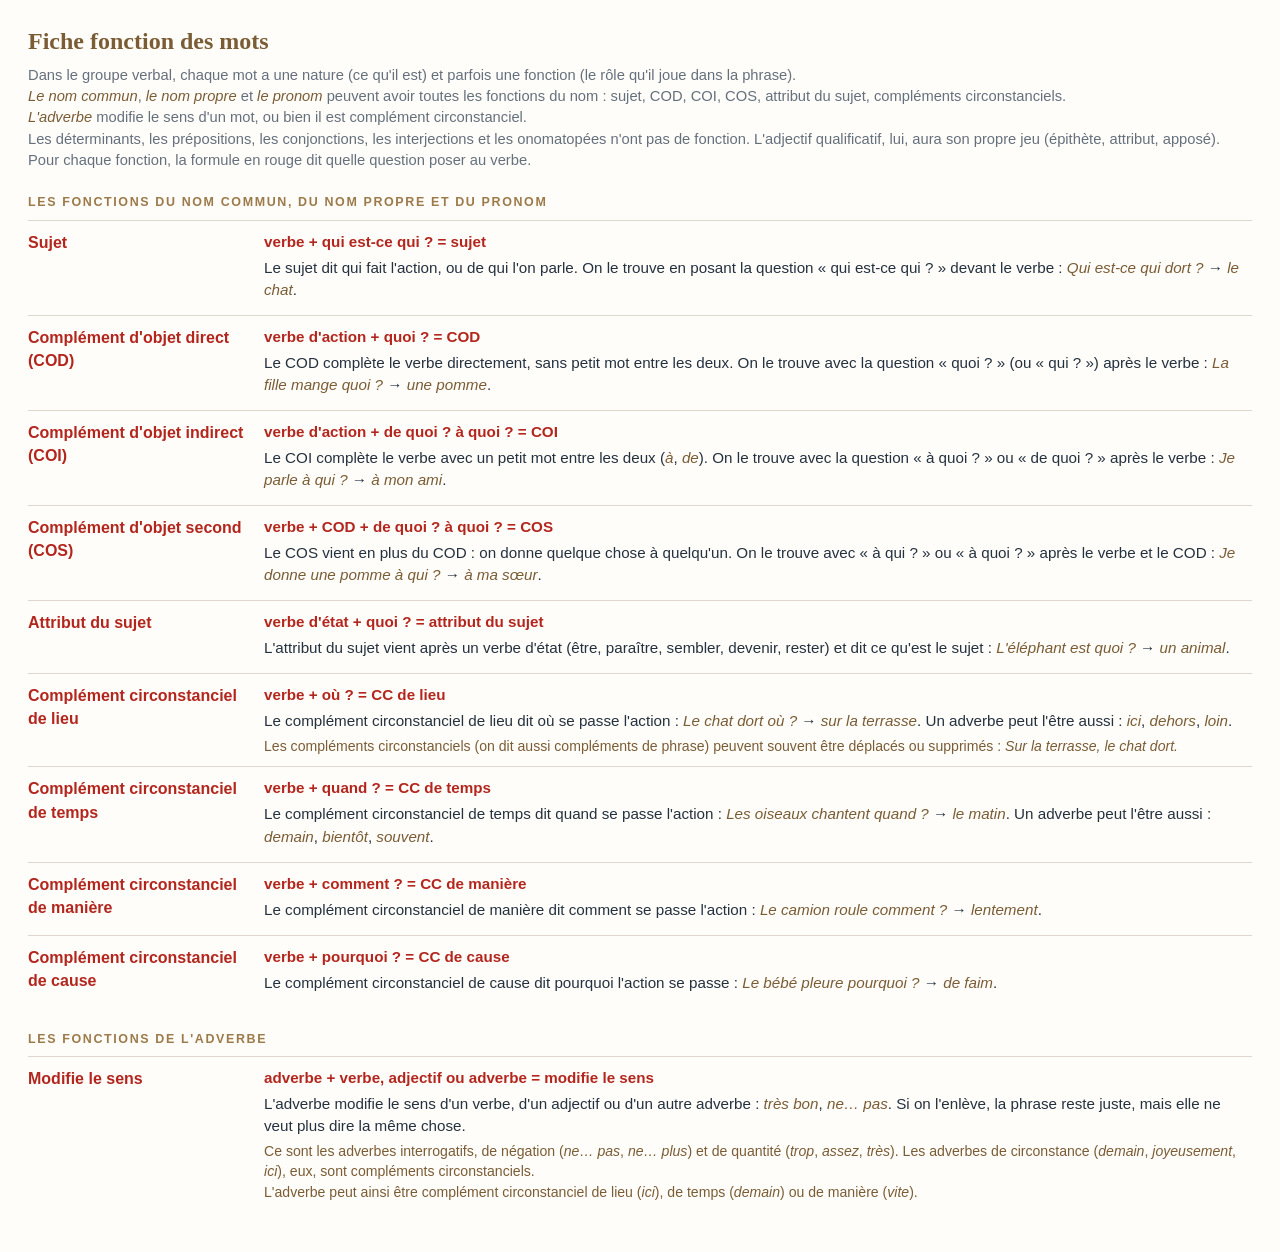
<file: fiche-fonction.html>
<!doctype html>
<html lang="fr">
<head>
<meta charset="UTF-8" />
<meta name="viewport" content="width=device-width, initial-scale=1.0" />
<title>MNEMOGRAM — Fiche fonction des mots</title>
<!--
  UNE FICHE DE MNEMOGRAM (les natures des mots, ou les natures et les fonctions des mots)
  Fichier fabriqué par l'atelier de textes MNEMOGRAM (outils\atelier-textes-mnemogram.html).
  Pour la modifier, utilisez l'atelier plutôt que le Bloc-notes : il refait ce fichier à chaque changement.
  Le jeu lit, pour chaque nature ou fonction (data-code), la ligne « explication » : c'est ce qui s'affiche
  sous les boutons et ce que dit la voix ; pour une fonction, la première ligne est la formule.
-->
<style>
  body { margin:0; padding:24px 28px 40px; font-family:Arial,sans-serif; color:#24313f; background:#fffdf9; line-height:1.45; }
  h1 { font-family:Georgia,serif; color:#7a5c35; font-size:1.5rem; margin:0 0 6px; }
  .intro { color:#65707d; font-size:.92rem; margin:0 0 18px; white-space:pre-line; }
  h2 { font-size:.78rem; letter-spacing:.13em; text-transform:uppercase; color:#9c7a4a; margin:22px 0 8px; }
  .nature { display:grid; grid-template-columns:220px 1fr; gap:4px 16px; padding:10px 0; border-top:1px solid #ded8cc; }
  .nature .nom { grid-row:span 3; margin:0; font-size:1rem; color:#21693a; }
  .nature .exemples { margin:0; font-style:italic; color:#65707d; font-size:.88rem; }
  .nature .explication { margin:0; font-size:.95rem; }
  .nature .explication em, .nature .remarque em, .intro em { color:#7a5c35; }
  /* v15 : fiche des fonctions : le rouge est la couleur des fonctions ; la ligne du haut est la formule */
  .nature[data-code^="F."] .nom { color:#b3261e; }
  .nature .exemples.formule { font-style:normal; font-weight:700; color:#b3261e; font-size:.95rem; }
  .nature .remarque { margin:0; font-size:.88rem; color:#7a5c35; white-space:pre-line; }
  @media (max-width:600px) { body { padding:16px; } .nature { grid-template-columns:1fr; } .nature .nom { grid-row:auto; } }
</style>
</head>
<body>
  <h1>Fiche fonction des mots</h1>
  <p class="intro">Dans le groupe verbal, chaque mot a une nature (ce qu'il est) et parfois une fonction (le rôle qu'il joue dans la phrase).
<em>Le nom commun</em>, <em>le nom propre</em> et <em>le pronom</em> peuvent avoir toutes les fonctions du nom&nbsp;: sujet, COD, COI, COS, attribut du sujet, compléments circonstanciels.
<em>L'adverbe</em> modifie le sens d'un mot, ou bien il est complément circonstanciel.
Les déterminants, les prépositions, les conjonctions, les interjections et les onomatopées n'ont pas de fonction. L'adjectif qualificatif, lui, aura son propre jeu (épithète, attribut, apposé).
Pour chaque fonction, la formule en rouge dit quelle question poser au verbe.</p>


  <h2>Les fonctions du nom commun, du nom propre et du pronom</h2>
    <section class="nature" data-code="F.suj">
      <h3 class="nom">Sujet</h3>
      <p class="exemples formule">verbe + qui est-ce qui&nbsp;? = sujet</p>
      <p class="explication">Le sujet dit qui fait l'action, ou de qui l'on parle. On le trouve en posant la question «&nbsp;qui est-ce qui&nbsp;?&nbsp;» devant le verbe&nbsp;: <em>Qui est-ce qui dort&nbsp;?</em> → <em>le chat</em>.</p>
    </section>
    <section class="nature" data-code="F.cod">
      <h3 class="nom">Complément d'objet direct (COD)</h3>
      <p class="exemples formule">verbe d'action + quoi&nbsp;? = COD</p>
      <p class="explication">Le COD complète le verbe directement, sans petit mot entre les deux. On le trouve avec la question «&nbsp;quoi&nbsp;?&nbsp;» (ou «&nbsp;qui&nbsp;?&nbsp;») après le verbe&nbsp;: <em>La fille mange quoi&nbsp;?</em> → <em>une pomme</em>.</p>
    </section>
    <section class="nature" data-code="F.coi">
      <h3 class="nom">Complément d'objet indirect (COI)</h3>
      <p class="exemples formule">verbe d'action + de quoi&nbsp;? à quoi&nbsp;? = COI</p>
      <p class="explication">Le COI complète le verbe avec un petit mot entre les deux (<em>à</em>, <em>de</em>). On le trouve avec la question «&nbsp;à quoi&nbsp;?&nbsp;» ou «&nbsp;de quoi&nbsp;?&nbsp;» après le verbe&nbsp;: <em>Je parle à qui&nbsp;?</em> → <em>à mon ami</em>.</p>
    </section>
    <section class="nature" data-code="F.cos">
      <h3 class="nom">Complément d'objet second (COS)</h3>
      <p class="exemples formule">verbe + COD + de quoi&nbsp;? à quoi&nbsp;? = COS</p>
      <p class="explication">Le COS vient en plus du COD&nbsp;: on donne quelque chose à quelqu'un. On le trouve avec «&nbsp;à qui&nbsp;?&nbsp;» ou «&nbsp;à quoi&nbsp;?&nbsp;» après le verbe et le COD&nbsp;: <em>Je donne une pomme à qui&nbsp;?</em> → <em>à ma sœur</em>.</p>
    </section>
    <section class="nature" data-code="F.att">
      <h3 class="nom">Attribut du sujet</h3>
      <p class="exemples formule">verbe d'état + quoi&nbsp;? = attribut du sujet</p>
      <p class="explication">L'attribut du sujet vient après un verbe d'état (être, paraître, sembler, devenir, rester) et dit ce qu'est le sujet&nbsp;: <em>L'éléphant est quoi&nbsp;?</em> → <em>un animal</em>.</p>
    </section>
    <section class="nature" data-code="F.ccl">
      <h3 class="nom">Complément circonstanciel de lieu</h3>
      <p class="exemples formule">verbe + où&nbsp;? = CC de lieu</p>
      <p class="explication">Le complément circonstanciel de lieu dit où se passe l'action&nbsp;: <em>Le chat dort où&nbsp;?</em> → <em>sur la terrasse</em>. Un adverbe peut l'être aussi&nbsp;: <em>ici</em>, <em>dehors</em>, <em>loin</em>.</p>
      <p class="remarque">Les compléments circonstanciels (on dit aussi compléments de phrase) peuvent souvent être déplacés ou supprimés&nbsp;: <em>Sur la terrasse, le chat dort.</em></p>
    </section>
    <section class="nature" data-code="F.cct">
      <h3 class="nom">Complément circonstanciel de temps</h3>
      <p class="exemples formule">verbe + quand&nbsp;? = CC de temps</p>
      <p class="explication">Le complément circonstanciel de temps dit quand se passe l'action&nbsp;: <em>Les oiseaux chantent quand&nbsp;?</em> → <em>le matin</em>. Un adverbe peut l'être aussi&nbsp;: <em>demain</em>, <em>bientôt</em>, <em>souvent</em>.</p>
    </section>
    <section class="nature" data-code="F.ccm">
      <h3 class="nom">Complément circonstanciel de manière</h3>
      <p class="exemples formule">verbe + comment&nbsp;? = CC de manière</p>
      <p class="explication">Le complément circonstanciel de manière dit comment se passe l'action&nbsp;: <em>Le camion roule comment&nbsp;?</em> → <em>lentement</em>.</p>
    </section>
    <section class="nature" data-code="F.ccc">
      <h3 class="nom">Complément circonstanciel de cause</h3>
      <p class="exemples formule">verbe + pourquoi&nbsp;? = CC de cause</p>
      <p class="explication">Le complément circonstanciel de cause dit pourquoi l'action se passe&nbsp;: <em>Le bébé pleure pourquoi&nbsp;?</em> → <em>de faim</em>.</p>
    </section>

  <h2>Les fonctions de l'adverbe</h2>
    <section class="nature" data-code="F.mod">
      <h3 class="nom">Modifie le sens</h3>
      <p class="exemples formule">adverbe + verbe, adjectif ou adverbe = modifie le sens</p>
      <p class="explication">L'adverbe modifie le sens d'un verbe, d'un adjectif ou d'un autre adverbe&nbsp;: <em>très bon</em>, <em>ne… pas</em>. Si on l'enlève, la phrase reste juste, mais elle ne veut plus dire la même chose.</p>
      <p class="remarque">Ce sont les adverbes interrogatifs, de négation (<em>ne… pas</em>, <em>ne… plus</em>) et de quantité (<em>trop</em>, <em>assez</em>, <em>très</em>). Les adverbes de circonstance (<em>demain</em>, <em>joyeusement</em>, <em>ici</em>), eux, sont compléments circonstanciels.
L'adverbe peut ainsi être complément circonstanciel de lieu (<em>ici</em>), de temps (<em>demain</em>) ou de manière (<em>vite</em>).</p>
    </section>

<script type="application/json" id="fiche-data">{"titre":"Fiche fonction des mots","intro":"Dans le groupe verbal, chaque mot a une nature (ce qu'il est) et parfois une fonction (le rôle qu'il joue dans la phrase).\n*Le nom commun*, *le nom propre* et *le pronom* peuvent avoir toutes les fonctions du nom : sujet, COD, COI, COS, attribut du sujet, compléments circonstanciels.\n*L'adverbe* modifie le sens d'un mot, ou bien il est complément circonstanciel.\nLes déterminants, les prépositions, les conjonctions, les interjections et les onomatopées n'ont pas de fonction. L'adjectif qualificatif, lui, aura son propre jeu (épithète, attribut, apposé).\nPour chaque fonction, la formule en rouge dit quelle question poser au verbe.","groupes":{"fnom":"Les fonctions du nom commun, du nom propre et du pronom","fadv":"Les fonctions de l'adverbe"},"natures":[{"code":"F.suj","groupe":"fnom","nom":"Sujet","exemples":"verbe + qui est-ce qui ? = sujet","explication":"Le sujet dit qui fait l'action, ou de qui l'on parle. On le trouve en posant la question « qui est-ce qui ? » devant le verbe : *Qui est-ce qui dort ?* → *le chat*.","remarque":""},{"code":"F.cod","groupe":"fnom","nom":"Complément d'objet direct (COD)","exemples":"verbe d'action + quoi ? = COD","explication":"Le COD complète le verbe directement, sans petit mot entre les deux. On le trouve avec la question « quoi ? » (ou « qui ? ») après le verbe : *La fille mange quoi ?* → *une pomme*.","remarque":""},{"code":"F.coi","groupe":"fnom","nom":"Complément d'objet indirect (COI)","exemples":"verbe d'action + de quoi ? à quoi ? = COI","explication":"Le COI complète le verbe avec un petit mot entre les deux (*à*, *de*). On le trouve avec la question « à quoi ? » ou « de quoi ? » après le verbe : *Je parle à qui ?* → *à mon ami*.","remarque":""},{"code":"F.cos","groupe":"fnom","nom":"Complément d'objet second (COS)","exemples":"verbe + COD + de quoi ? à quoi ? = COS","explication":"Le COS vient en plus du COD : on donne quelque chose à quelqu'un. On le trouve avec « à qui ? » ou « à quoi ? » après le verbe et le COD : *Je donne une pomme à qui ?* → *à ma sœur*.","remarque":""},{"code":"F.att","groupe":"fnom","nom":"Attribut du sujet","exemples":"verbe d'état + quoi ? = attribut du sujet","explication":"L'attribut du sujet vient après un verbe d'état (être, paraître, sembler, devenir, rester) et dit ce qu'est le sujet : *L'éléphant est quoi ?* → *un animal*.","remarque":""},{"code":"F.ccl","groupe":"fnom","nom":"Complément circonstanciel de lieu","exemples":"verbe + où ? = CC de lieu","explication":"Le complément circonstanciel de lieu dit où se passe l'action : *Le chat dort où ?* → *sur la terrasse*. Un adverbe peut l'être aussi : *ici*, *dehors*, *loin*.","remarque":"Les compléments circonstanciels (on dit aussi compléments de phrase) peuvent souvent être déplacés ou supprimés : *Sur la terrasse, le chat dort.*"},{"code":"F.cct","groupe":"fnom","nom":"Complément circonstanciel de temps","exemples":"verbe + quand ? = CC de temps","explication":"Le complément circonstanciel de temps dit quand se passe l'action : *Les oiseaux chantent quand ?* → *le matin*. Un adverbe peut l'être aussi : *demain*, *bientôt*, *souvent*.","remarque":""},{"code":"F.ccm","groupe":"fnom","nom":"Complément circonstanciel de manière","exemples":"verbe + comment ? = CC de manière","explication":"Le complément circonstanciel de manière dit comment se passe l'action : *Le camion roule comment ?* → *lentement*.","remarque":""},{"code":"F.ccc","groupe":"fnom","nom":"Complément circonstanciel de cause","exemples":"verbe + pourquoi ? = CC de cause","explication":"Le complément circonstanciel de cause dit pourquoi l'action se passe : *Le bébé pleure pourquoi ?* → *de faim*.","remarque":""},{"code":"F.mod","groupe":"fadv","nom":"Modifie le sens","exemples":"adverbe + verbe, adjectif ou adverbe = modifie le sens","explication":"L'adverbe modifie le sens d'un verbe, d'un adjectif ou d'un autre adverbe : *très bon*, *ne… pas*. Si on l'enlève, la phrase reste juste, mais elle ne veut plus dire la même chose.","remarque":"Ce sont les adverbes interrogatifs, de négation (*ne… pas*, *ne… plus*) et de quantité (*trop*, *assez*, *très*). Les adverbes de circonstance (*demain*, *joyeusement*, *ici*), eux, sont compléments circonstanciels.\nL'adverbe peut ainsi être complément circonstanciel de lieu (*ici*), de temps (*demain*) ou de manière (*vite*)."}]}</script>
</body>
</html>
</file>
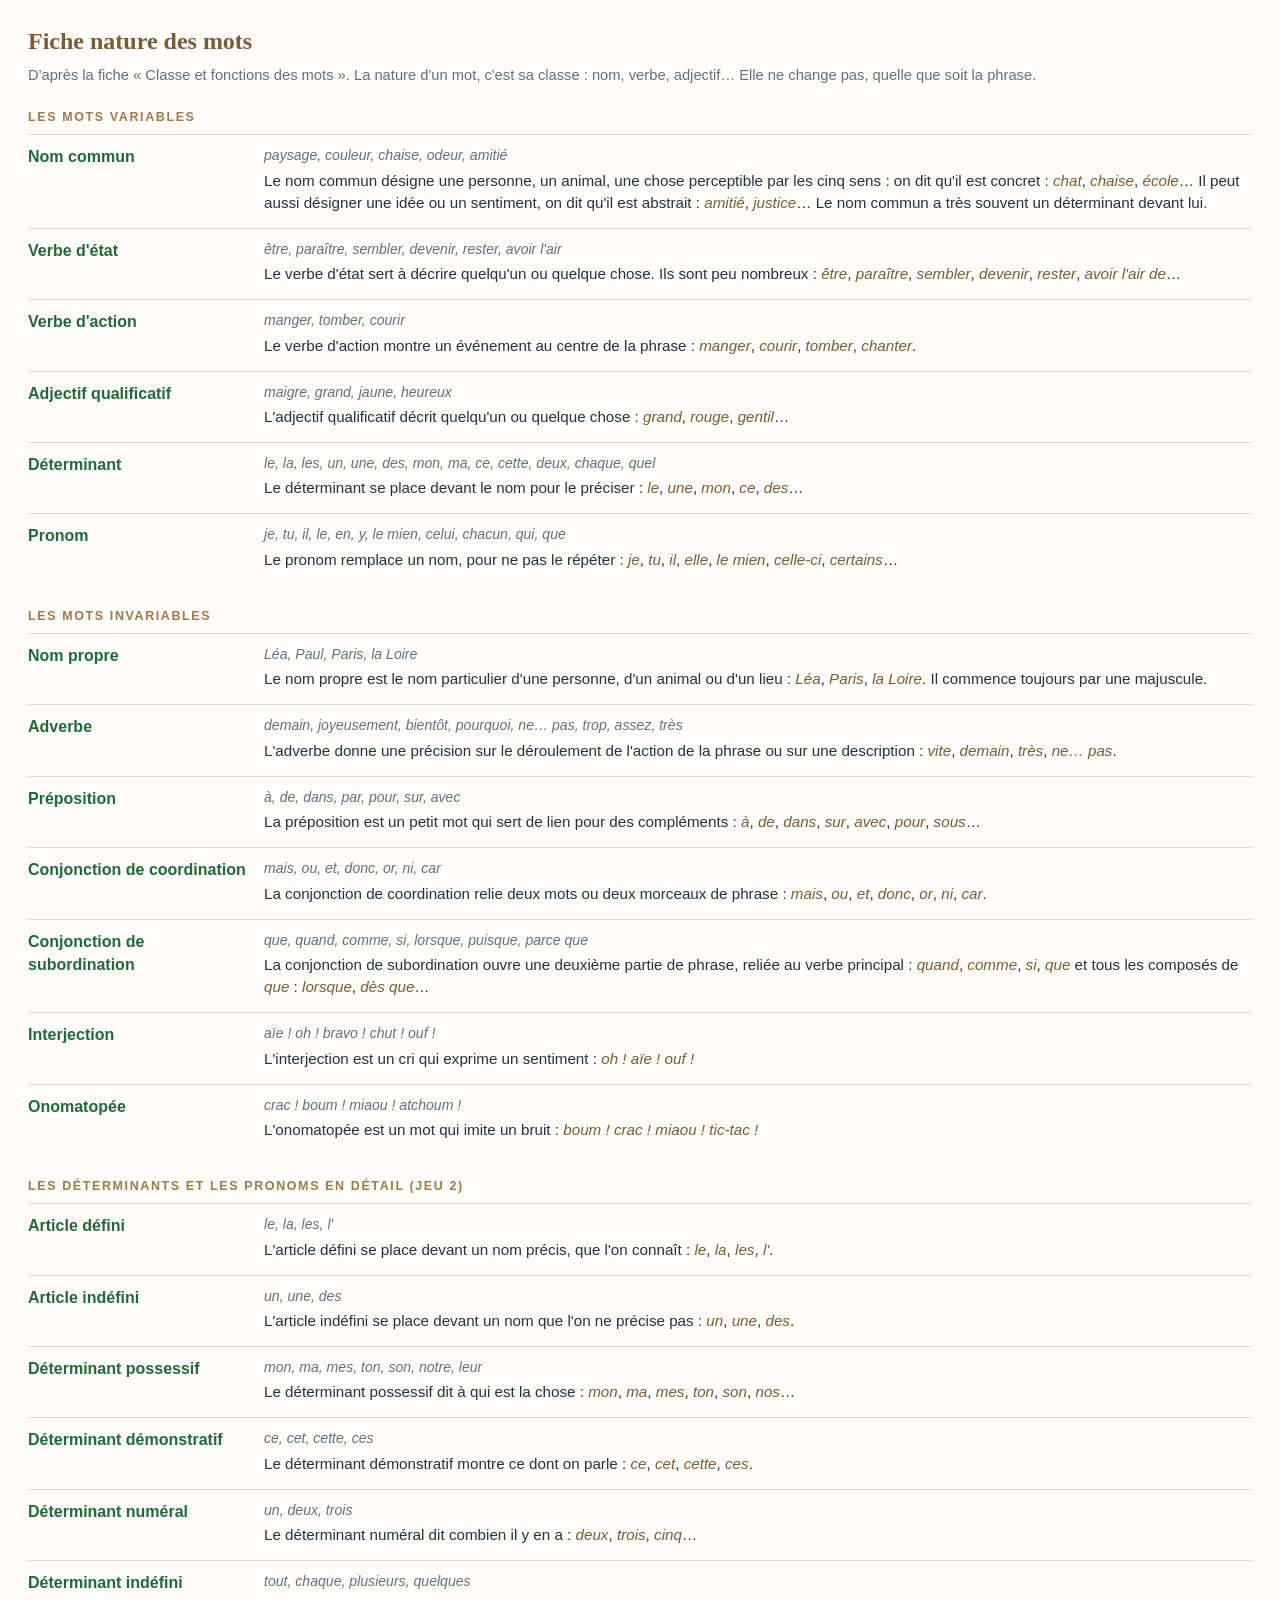
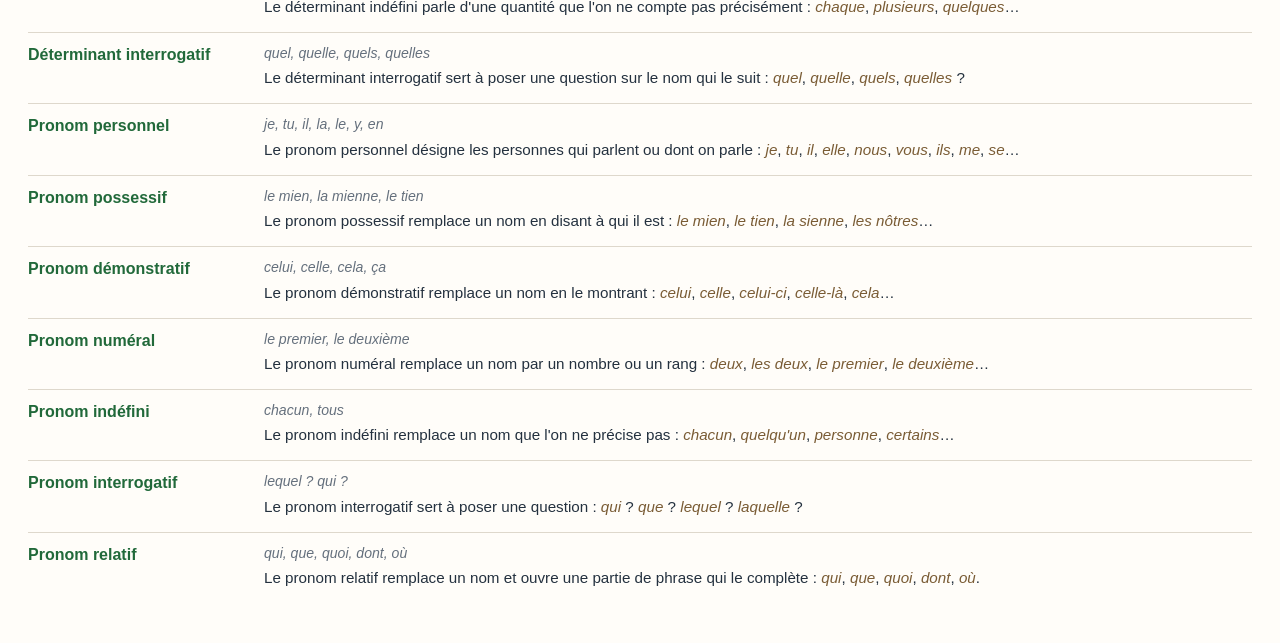
<file: fiche-nature.html>
<!doctype html>
<html lang="fr">
<head>
<meta charset="UTF-8" />
<meta name="viewport" content="width=device-width, initial-scale=1.0" />
<title>MNEMOGRAM — Fiche nature des mots</title>
<!--
  UNE FICHE DE MNEMOGRAM (les natures des mots, ou les natures et les fonctions des mots)
  Fichier fabriqué par l'atelier de textes MNEMOGRAM (outils\atelier-textes-mnemogram.html).
  Pour la modifier, utilisez l'atelier plutôt que le Bloc-notes : il refait ce fichier à chaque changement.
  Le jeu lit, pour chaque nature ou fonction (data-code), la ligne « explication » : c'est ce qui s'affiche
  sous les boutons et ce que dit la voix ; pour une fonction, la première ligne est la formule.
-->
<style>
  body { margin:0; padding:24px 28px 40px; font-family:Arial,sans-serif; color:#24313f; background:#fffdf9; line-height:1.45; }
  h1 { font-family:Georgia,serif; color:#7a5c35; font-size:1.5rem; margin:0 0 6px; }
  .intro { color:#65707d; font-size:.92rem; margin:0 0 18px; white-space:pre-line; }
  h2 { font-size:.78rem; letter-spacing:.13em; text-transform:uppercase; color:#9c7a4a; margin:22px 0 8px; }
  .nature { display:grid; grid-template-columns:220px 1fr; gap:4px 16px; padding:10px 0; border-top:1px solid #ded8cc; }
  .nature .nom { grid-row:span 3; margin:0; font-size:1rem; color:#21693a; }
  .nature .exemples { margin:0; font-style:italic; color:#65707d; font-size:.88rem; }
  .nature .explication { margin:0; font-size:.95rem; }
  .nature .explication em, .nature .remarque em, .intro em { color:#7a5c35; }
  /* v15 : fiche des fonctions : le rouge est la couleur des fonctions ; la ligne du haut est la formule */
  .nature[data-code^="F."] .nom { color:#b3261e; }
  .nature .exemples.formule { font-style:normal; font-weight:700; color:#b3261e; font-size:.95rem; }
  .nature .remarque { margin:0; font-size:.88rem; color:#7a5c35; white-space:pre-line; }
  @media (max-width:600px) { body { padding:16px; } .nature { grid-template-columns:1fr; } .nature .nom { grid-row:auto; } }
</style>
</head>
<body>
  <h1>Fiche nature des mots</h1>
  <p class="intro">D'après la fiche «&nbsp;Classe et fonctions des mots&nbsp;». La nature d'un mot, c'est sa classe&nbsp;: nom, verbe, adjectif… Elle ne change pas, quelle que soit la phrase.</p>


  <h2>Les mots variables</h2>
    <section class="nature" data-code="N">
      <h3 class="nom">Nom commun</h3>
      <p class="exemples">paysage, couleur, chaise, odeur, amitié</p>
      <p class="explication">Le nom commun désigne une personne, un animal, une chose perceptible par les cinq sens&nbsp;: on dit qu'il est concret&nbsp;: <em>chat</em>, <em>chaise</em>, <em>école</em>… Il peut aussi désigner une idée ou un sentiment, on dit qu'il est abstrait&nbsp;: <em>amitié</em>, <em>justice</em>… Le nom commun a très souvent un déterminant devant lui.</p>
    </section>
    <section class="nature" data-code="VE">
      <h3 class="nom">Verbe d'état</h3>
      <p class="exemples">être, paraître, sembler, devenir, rester, avoir l'air</p>
      <p class="explication">Le verbe d'état sert à décrire quelqu'un ou quelque chose. Ils sont peu nombreux&nbsp;: <em>être</em>, <em>paraître</em>, <em>sembler</em>, <em>devenir</em>, <em>rester</em>, <em>avoir l'air de</em>…</p>
    </section>
    <section class="nature" data-code="VA">
      <h3 class="nom">Verbe d'action</h3>
      <p class="exemples">manger, tomber, courir</p>
      <p class="explication">Le verbe d'action montre un événement au centre de la phrase&nbsp;: <em>manger</em>, <em>courir</em>, <em>tomber</em>, <em>chanter</em>.</p>
    </section>
    <section class="nature" data-code="A">
      <h3 class="nom">Adjectif qualificatif</h3>
      <p class="exemples">maigre, grand, jaune, heureux</p>
      <p class="explication">L'adjectif qualificatif décrit quelqu'un ou quelque chose&nbsp;: <em>grand</em>, <em>rouge</em>, <em>gentil</em>…</p>
    </section>
    <section class="nature" data-code="D">
      <h3 class="nom">Déterminant</h3>
      <p class="exemples">le, la, les, un, une, des, mon, ma, ce, cette, deux, chaque, quel</p>
      <p class="explication">Le déterminant se place devant le nom pour le préciser&nbsp;: <em>le</em>, <em>une</em>, <em>mon</em>, <em>ce</em>, <em>des</em>…</p>
    </section>
    <section class="nature" data-code="Pr">
      <h3 class="nom">Pronom</h3>
      <p class="exemples">je, tu, il, le, en, y, le mien, celui, chacun, qui, que</p>
      <p class="explication">Le pronom remplace un nom, pour ne pas le répéter&nbsp;: <em>je</em>, <em>tu</em>, <em>il</em>, <em>elle</em>, <em>le mien</em>, <em>celle-ci</em>, <em>certains</em>…</p>
    </section>

  <h2>Les mots invariables</h2>
    <section class="nature" data-code="NP">
      <h3 class="nom">Nom propre</h3>
      <p class="exemples">Léa, Paul, Paris, la Loire</p>
      <p class="explication">Le nom propre est le nom particulier d'une personne, d'un animal ou d'un lieu&nbsp;: <em>Léa</em>, <em>Paris</em>, <em>la Loire</em>. Il commence toujours par une majuscule.</p>
    </section>
    <section class="nature" data-code="Av">
      <h3 class="nom">Adverbe</h3>
      <p class="exemples">demain, joyeusement, bientôt, pourquoi, ne… pas, trop, assez, très</p>
      <p class="explication">L'adverbe donne une précision sur le déroulement de l'action de la phrase ou sur une description&nbsp;: <em>vite</em>, <em>demain</em>, <em>très</em>, <em>ne… pas</em>.</p>
    </section>
    <section class="nature" data-code="P">
      <h3 class="nom">Préposition</h3>
      <p class="exemples">à, de, dans, par, pour, sur, avec</p>
      <p class="explication">La préposition est un petit mot qui sert de lien pour des compléments&nbsp;: <em>à</em>, <em>de</em>, <em>dans</em>, <em>sur</em>, <em>avec</em>, <em>pour</em>, <em>sous</em>…</p>
    </section>
    <section class="nature" data-code="CC">
      <h3 class="nom">Conjonction de coordination</h3>
      <p class="exemples">mais, ou, et, donc, or, ni, car</p>
      <p class="explication">La conjonction de coordination relie deux mots ou deux morceaux de phrase&nbsp;: <em>mais</em>, <em>ou</em>, <em>et</em>, <em>donc</em>, <em>or</em>, <em>ni</em>, <em>car</em>.</p>
    </section>
    <section class="nature" data-code="CS">
      <h3 class="nom">Conjonction de subordination</h3>
      <p class="exemples">que, quand, comme, si, lorsque, puisque, parce que</p>
      <p class="explication">La conjonction de subordination ouvre une deuxième partie de phrase, reliée au verbe principal&nbsp;: <em>quand</em>, <em>comme</em>, <em>si</em>, <em>que</em> et tous les composés de <em>que</em>&nbsp;: <em>lorsque</em>, <em>dès que</em>…</p>
    </section>
    <section class="nature" data-code="I">
      <h3 class="nom">Interjection</h3>
      <p class="exemples">aïe&nbsp;! oh&nbsp;! bravo&nbsp;! chut&nbsp;! ouf&nbsp;!</p>
      <p class="explication">L'interjection est un cri qui exprime un sentiment&nbsp;: <em>oh&nbsp;!</em> <em>aïe&nbsp;!</em> <em>ouf&nbsp;!</em></p>
    </section>
    <section class="nature" data-code="O">
      <h3 class="nom">Onomatopée</h3>
      <p class="exemples">crac&nbsp;! boum&nbsp;! miaou&nbsp;! atchoum&nbsp;!</p>
      <p class="explication">L'onomatopée est un mot qui imite un bruit&nbsp;: <em>boum&nbsp;!</em> <em>crac&nbsp;!</em> <em>miaou&nbsp;!</em> <em>tic-tac&nbsp;!</em></p>
    </section>

  <h2>Les déterminants et les pronoms en détail (jeu 2)</h2>
    <section class="nature" data-code="D.def">
      <h3 class="nom">Article défini</h3>
      <p class="exemples">le, la, les, l'</p>
      <p class="explication">L'article défini se place devant un nom précis, que l'on connaît&nbsp;: <em>le</em>, <em>la</em>, <em>les</em>, <em>l'</em>.</p>
    </section>
    <section class="nature" data-code="D.ind">
      <h3 class="nom">Article indéfini</h3>
      <p class="exemples">un, une, des</p>
      <p class="explication">L'article indéfini se place devant un nom que l'on ne précise pas&nbsp;: <em>un</em>, <em>une</em>, <em>des</em>.</p>
    </section>
    <section class="nature" data-code="D.pos">
      <h3 class="nom">Déterminant possessif</h3>
      <p class="exemples">mon, ma, mes, ton, son, notre, leur</p>
      <p class="explication">Le déterminant possessif dit à qui est la chose&nbsp;: <em>mon</em>, <em>ma</em>, <em>mes</em>, <em>ton</em>, <em>son</em>, <em>nos</em>…</p>
    </section>
    <section class="nature" data-code="D.dem">
      <h3 class="nom">Déterminant démonstratif</h3>
      <p class="exemples">ce, cet, cette, ces</p>
      <p class="explication">Le déterminant démonstratif montre ce dont on parle&nbsp;: <em>ce</em>, <em>cet</em>, <em>cette</em>, <em>ces</em>.</p>
    </section>
    <section class="nature" data-code="D.num">
      <h3 class="nom">Déterminant numéral</h3>
      <p class="exemples">un, deux, trois</p>
      <p class="explication">Le déterminant numéral dit combien il y en a&nbsp;: <em>deux</em>, <em>trois</em>, <em>cinq</em>…</p>
    </section>
    <section class="nature" data-code="D.idf">
      <h3 class="nom">Déterminant indéfini</h3>
      <p class="exemples">tout, chaque, plusieurs, quelques</p>
      <p class="explication">Le déterminant indéfini parle d'une quantité que l'on ne compte pas précisément&nbsp;: <em>chaque</em>, <em>plusieurs</em>, <em>quelques</em>…</p>
    </section>
    <section class="nature" data-code="D.int">
      <h3 class="nom">Déterminant interrogatif</h3>
      <p class="exemples">quel, quelle, quels, quelles</p>
      <p class="explication">Le déterminant interrogatif sert à poser une question sur le nom qui le suit&nbsp;: <em>quel</em>, <em>quelle</em>, <em>quels</em>, <em>quelles</em>&nbsp;?</p>
    </section>
    <section class="nature" data-code="Pr.per">
      <h3 class="nom">Pronom personnel</h3>
      <p class="exemples">je, tu, il, la, le, y, en</p>
      <p class="explication">Le pronom personnel désigne les personnes qui parlent ou dont on parle&nbsp;: <em>je</em>, <em>tu</em>, <em>il</em>, <em>elle</em>, <em>nous</em>, <em>vous</em>, <em>ils</em>, <em>me</em>, <em>se</em>…</p>
    </section>
    <section class="nature" data-code="Pr.pos">
      <h3 class="nom">Pronom possessif</h3>
      <p class="exemples">le mien, la mienne, le tien</p>
      <p class="explication">Le pronom possessif remplace un nom en disant à qui il est&nbsp;: <em>le mien</em>, <em>le tien</em>, <em>la sienne</em>, <em>les nôtres</em>…</p>
    </section>
    <section class="nature" data-code="Pr.dem">
      <h3 class="nom">Pronom démonstratif</h3>
      <p class="exemples">celui, celle, cela, ça</p>
      <p class="explication">Le pronom démonstratif remplace un nom en le montrant&nbsp;: <em>celui</em>, <em>celle</em>, <em>celui-ci</em>, <em>celle-là</em>, <em>cela</em>…</p>
    </section>
    <section class="nature" data-code="Pr.num">
      <h3 class="nom">Pronom numéral</h3>
      <p class="exemples">le premier, le deuxième</p>
      <p class="explication">Le pronom numéral remplace un nom par un nombre ou un rang&nbsp;: <em>deux</em>, <em>les deux</em>, <em>le premier</em>, <em>le deuxième</em>…</p>
    </section>
    <section class="nature" data-code="Pr.idf">
      <h3 class="nom">Pronom indéfini</h3>
      <p class="exemples">chacun, tous</p>
      <p class="explication">Le pronom indéfini remplace un nom que l'on ne précise pas&nbsp;: <em>chacun</em>, <em>quelqu'un</em>, <em>personne</em>, <em>certains</em>…</p>
    </section>
    <section class="nature" data-code="Pr.int">
      <h3 class="nom">Pronom interrogatif</h3>
      <p class="exemples">lequel&nbsp;? qui&nbsp;?</p>
      <p class="explication">Le pronom interrogatif sert à poser une question&nbsp;: <em>qui</em>&nbsp;? <em>que</em>&nbsp;? <em>lequel</em>&nbsp;? <em>laquelle</em>&nbsp;?</p>
    </section>
    <section class="nature" data-code="Pr.rel">
      <h3 class="nom">Pronom relatif</h3>
      <p class="exemples">qui, que, quoi, dont, où</p>
      <p class="explication">Le pronom relatif remplace un nom et ouvre une partie de phrase qui le complète&nbsp;: <em>qui</em>, <em>que</em>, <em>quoi</em>, <em>dont</em>, <em>où</em>.</p>
    </section>

<script type="application/json" id="fiche-data">{"titre":"Fiche nature des mots","intro":"D'après la fiche « Classe et fonctions des mots ». La nature d'un mot, c'est sa classe : nom, verbe, adjectif… Elle ne change pas, quelle que soit la phrase.","groupes":{"variables":"Les mots variables","invariables":"Les mots invariables","details":"Les déterminants et les pronoms en détail (jeu 2)"},"natures":[{"code":"N","groupe":"variables","nom":"Nom commun","exemples":"paysage, couleur, chaise, odeur, amitié","explication":"Le nom commun désigne une personne, un animal, une chose perceptible par les cinq sens : on dit qu'il est concret : *chat*, *chaise*, *école*… Il peut aussi désigner une idée ou un sentiment, on dit qu'il est abstrait : *amitié*, *justice*… Le nom commun a très souvent un déterminant devant lui.","remarque":""},{"code":"VE","groupe":"variables","nom":"Verbe d'état","exemples":"être, paraître, sembler, devenir, rester, avoir l'air","explication":"Le verbe d'état sert à décrire quelqu'un ou quelque chose. Ils sont peu nombreux : *être*, *paraître*, *sembler*, *devenir*, *rester*, *avoir l'air de*…","remarque":""},{"code":"VA","groupe":"variables","nom":"Verbe d'action","exemples":"manger, tomber, courir","explication":"Le verbe d'action montre un événement au centre de la phrase : *manger*, *courir*, *tomber*, *chanter*.","remarque":""},{"code":"A","groupe":"variables","nom":"Adjectif qualificatif","exemples":"maigre, grand, jaune, heureux","explication":"L'adjectif qualificatif décrit quelqu'un ou quelque chose : *grand*, *rouge*, *gentil*…","remarque":""},{"code":"D","groupe":"variables","nom":"Déterminant","exemples":"le, la, les, un, une, des, mon, ma, ce, cette, deux, chaque, quel","explication":"Le déterminant se place devant le nom pour le préciser : *le*, *une*, *mon*, *ce*, *des*…","remarque":""},{"code":"Pr","groupe":"variables","nom":"Pronom","exemples":"je, tu, il, le, en, y, le mien, celui, chacun, qui, que","explication":"Le pronom remplace un nom, pour ne pas le répéter : *je*, *tu*, *il*, *elle*, *le mien*, *celle-ci*, *certains*…","remarque":""},{"code":"NP","groupe":"invariables","nom":"Nom propre","exemples":"Léa, Paul, Paris, la Loire","explication":"Le nom propre est le nom particulier d'une personne, d'un animal ou d'un lieu : *Léa*, *Paris*, *la Loire*. Il commence toujours par une majuscule.","remarque":""},{"code":"Av","groupe":"invariables","nom":"Adverbe","exemples":"demain, joyeusement, bientôt, pourquoi, ne… pas, trop, assez, très","explication":"L'adverbe donne une précision sur le déroulement de l'action de la phrase ou sur une description : *vite*, *demain*, *très*, *ne… pas*.","remarque":""},{"code":"P","groupe":"invariables","nom":"Préposition","exemples":"à, de, dans, par, pour, sur, avec","explication":"La préposition est un petit mot qui sert de lien pour des compléments : *à*, *de*, *dans*, *sur*, *avec*, *pour*, *sous*…","remarque":""},{"code":"CC","groupe":"invariables","nom":"Conjonction de coordination","exemples":"mais, ou, et, donc, or, ni, car","explication":"La conjonction de coordination relie deux mots ou deux morceaux de phrase : *mais*, *ou*, *et*, *donc*, *or*, *ni*, *car*.","remarque":""},{"code":"CS","groupe":"invariables","nom":"Conjonction de subordination","exemples":"que, quand, comme, si, lorsque, puisque, parce que","explication":"La conjonction de subordination ouvre une deuxième partie de phrase, reliée au verbe principal : *quand*, *comme*, *si*, *que* et tous les composés de *que* : *lorsque*, *dès que*…","remarque":""},{"code":"I","groupe":"invariables","nom":"Interjection","exemples":"aïe ! oh ! bravo ! chut ! ouf !","explication":"L'interjection est un cri qui exprime un sentiment : *oh !* *aïe !* *ouf !*","remarque":""},{"code":"O","groupe":"invariables","nom":"Onomatopée","exemples":"crac ! boum ! miaou ! atchoum !","explication":"L'onomatopée est un mot qui imite un bruit : *boum !* *crac !* *miaou !* *tic-tac !*","remarque":""},{"code":"D.def","groupe":"details","nom":"Article défini","exemples":"le, la, les, l'","explication":"L'article défini se place devant un nom précis, que l'on connaît : *le*, *la*, *les*, *l'*.","remarque":""},{"code":"D.ind","groupe":"details","nom":"Article indéfini","exemples":"un, une, des","explication":"L'article indéfini se place devant un nom que l'on ne précise pas : *un*, *une*, *des*.","remarque":""},{"code":"D.pos","groupe":"details","nom":"Déterminant possessif","exemples":"mon, ma, mes, ton, son, notre, leur","explication":"Le déterminant possessif dit à qui est la chose : *mon*, *ma*, *mes*, *ton*, *son*, *nos*…","remarque":""},{"code":"D.dem","groupe":"details","nom":"Déterminant démonstratif","exemples":"ce, cet, cette, ces","explication":"Le déterminant démonstratif montre ce dont on parle : *ce*, *cet*, *cette*, *ces*.","remarque":""},{"code":"D.num","groupe":"details","nom":"Déterminant numéral","exemples":"un, deux, trois","explication":"Le déterminant numéral dit combien il y en a : *deux*, *trois*, *cinq*…","remarque":""},{"code":"D.idf","groupe":"details","nom":"Déterminant indéfini","exemples":"tout, chaque, plusieurs, quelques","explication":"Le déterminant indéfini parle d'une quantité que l'on ne compte pas précisément : *chaque*, *plusieurs*, *quelques*…","remarque":""},{"code":"D.int","groupe":"details","nom":"Déterminant interrogatif","exemples":"quel, quelle, quels, quelles","explication":"Le déterminant interrogatif sert à poser une question sur le nom qui le suit : *quel*, *quelle*, *quels*, *quelles* ?","remarque":""},{"code":"Pr.per","groupe":"details","nom":"Pronom personnel","exemples":"je, tu, il, la, le, y, en","explication":"Le pronom personnel désigne les personnes qui parlent ou dont on parle : *je*, *tu*, *il*, *elle*, *nous*, *vous*, *ils*, *me*, *se*…","remarque":""},{"code":"Pr.pos","groupe":"details","nom":"Pronom possessif","exemples":"le mien, la mienne, le tien","explication":"Le pronom possessif remplace un nom en disant à qui il est : *le mien*, *le tien*, *la sienne*, *les nôtres*…","remarque":""},{"code":"Pr.dem","groupe":"details","nom":"Pronom démonstratif","exemples":"celui, celle, cela, ça","explication":"Le pronom démonstratif remplace un nom en le montrant : *celui*, *celle*, *celui-ci*, *celle-là*, *cela*…","remarque":""},{"code":"Pr.num","groupe":"details","nom":"Pronom numéral","exemples":"le premier, le deuxième","explication":"Le pronom numéral remplace un nom par un nombre ou un rang : *deux*, *les deux*, *le premier*, *le deuxième*…","remarque":""},{"code":"Pr.idf","groupe":"details","nom":"Pronom indéfini","exemples":"chacun, tous","explication":"Le pronom indéfini remplace un nom que l'on ne précise pas : *chacun*, *quelqu'un*, *personne*, *certains*…","remarque":""},{"code":"Pr.int","groupe":"details","nom":"Pronom interrogatif","exemples":"lequel ? qui ?","explication":"Le pronom interrogatif sert à poser une question : *qui* ? *que* ? *lequel* ? *laquelle* ?","remarque":""},{"code":"Pr.rel","groupe":"details","nom":"Pronom relatif","exemples":"qui, que, quoi, dont, où","explication":"Le pronom relatif remplace un nom et ouvre une partie de phrase qui le complète : *qui*, *que*, *quoi*, *dont*, *où*.","remarque":""}]}</script>
</body>
</html>
</file>
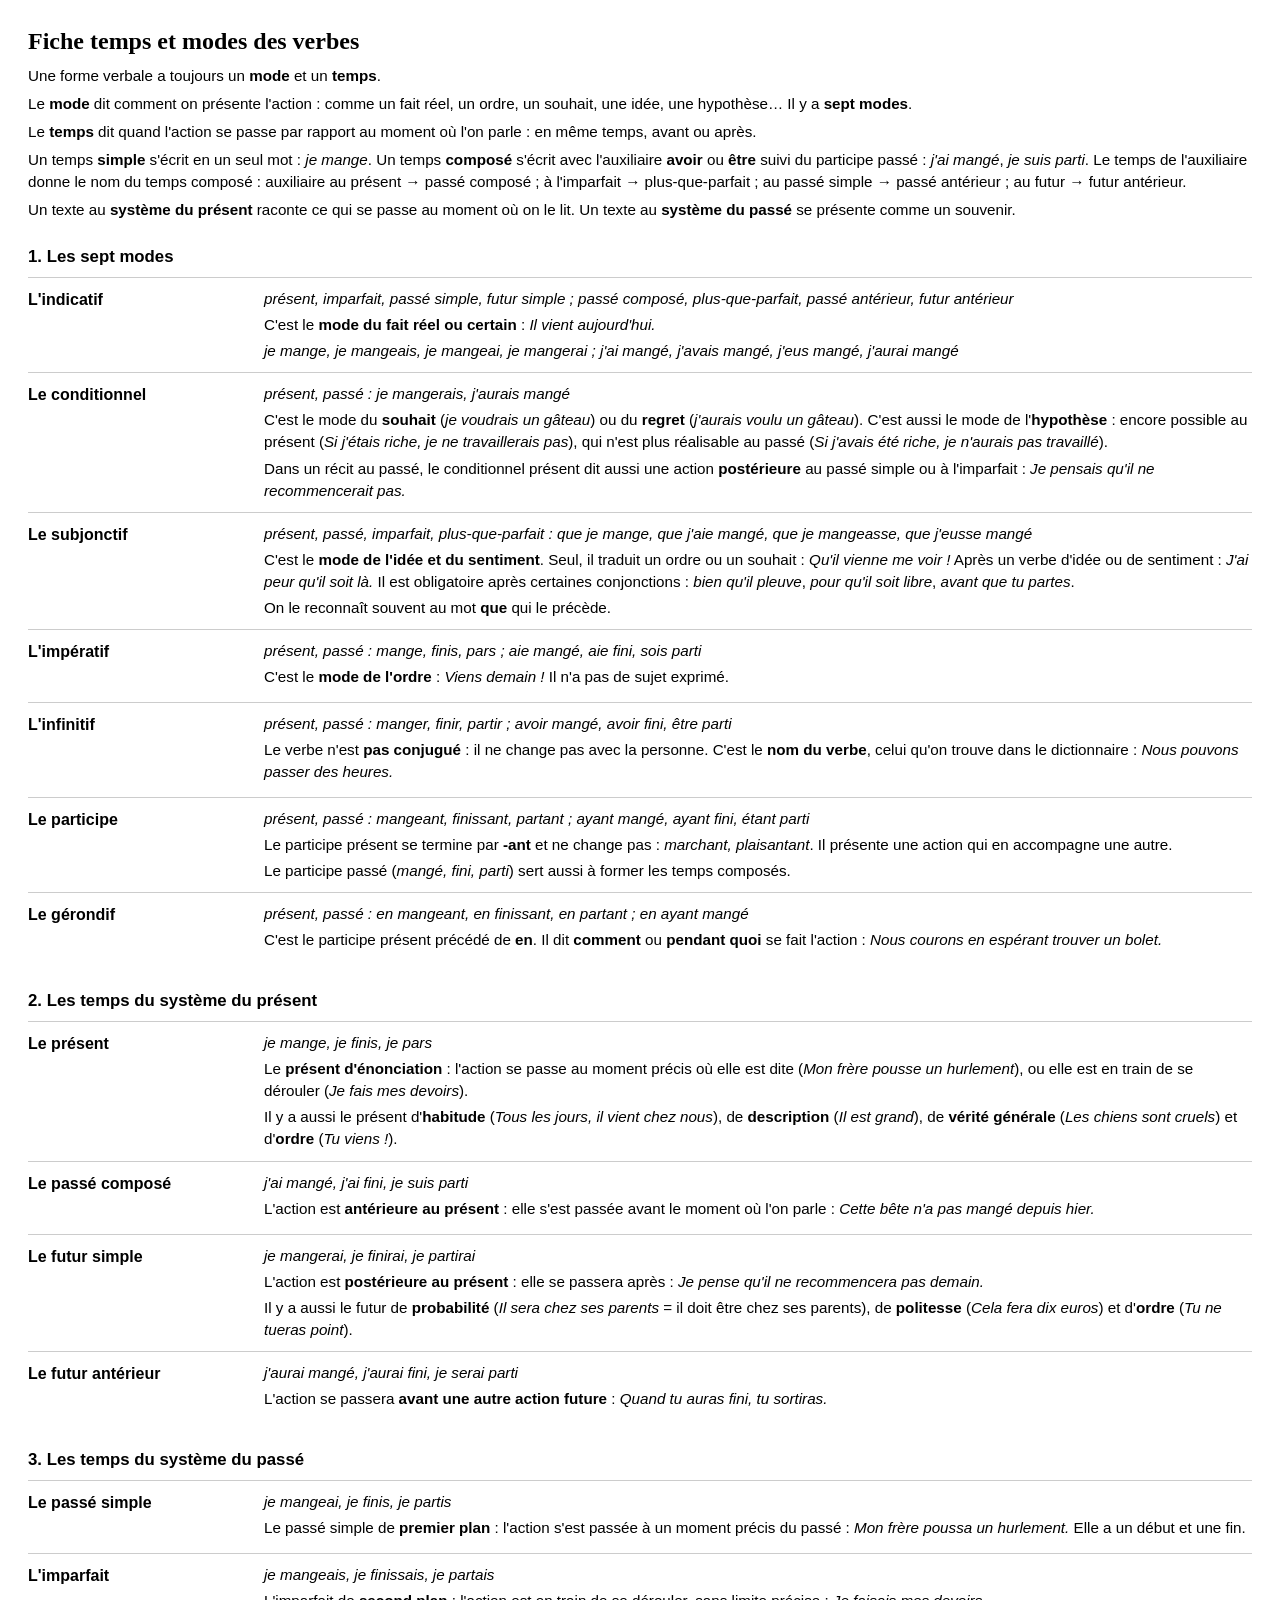
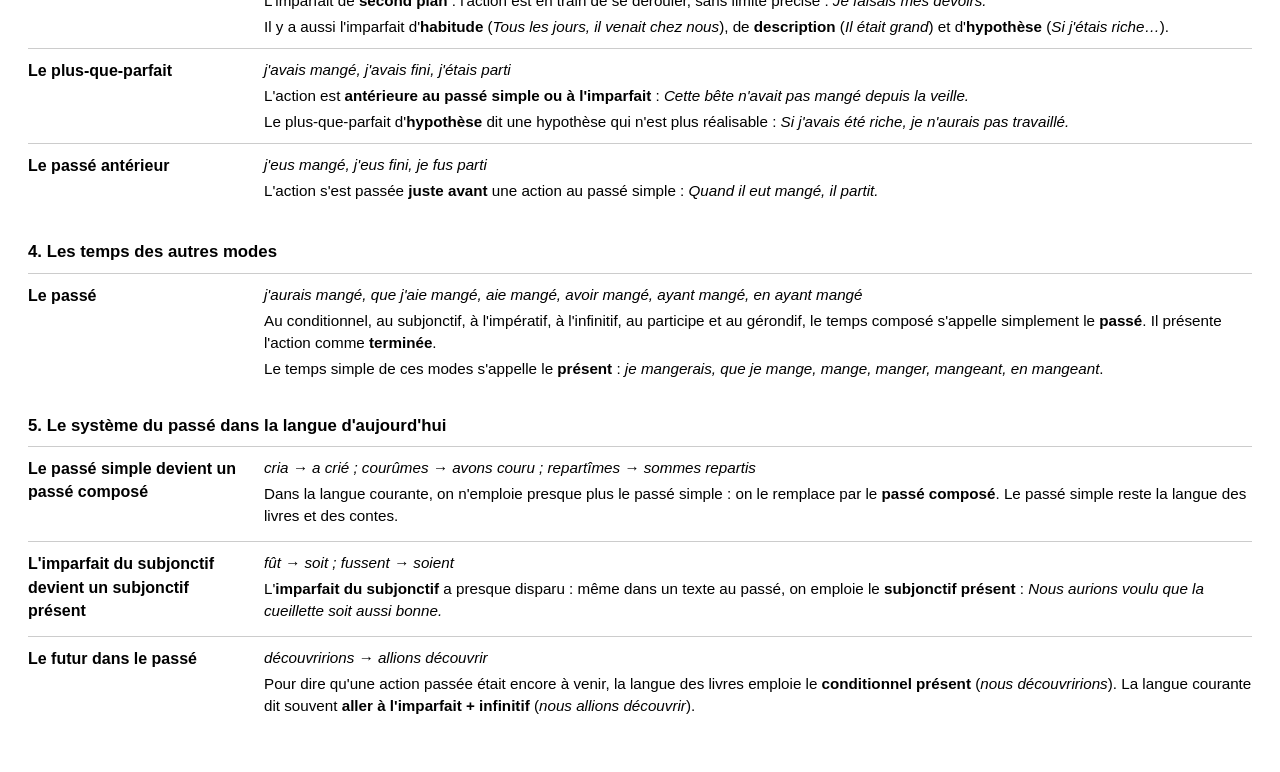
<file: fiche-temps.html>
<!doctype html>
<html lang="fr">
<head>
<meta charset="UTF-8" />
<meta name="viewport" content="width=device-width, initial-scale=1.0" />
<title>MNEMOGRAM — Fiche temps et modes des verbes</title>
<!--
  UNE FICHE DE MNEMOGRAM, fabriquée par l'atelier de textes à partir d'un fichier Word.
  Pour la modifier : modifier le Word, puis le redonner à l'atelier (outils\atelier-textes-mnemogram.html).
  Le jeu lit, pour chaque nature ou fonction (data-code), la ligne « explication » : c'est ce qui s'affiche
  sous les boutons et ce que dit la voix.
-->
<style>
  body { margin:0; padding:24px 28px 40px; font-family:Arial,sans-serif; color:#000; background:#fff; line-height:1.45; }
  h1 { font-family:Georgia,serif; font-size:1.5rem; margin:0 0 6px; }
  .intro p { font-size:.95rem; margin:0 0 6px; }
  .intro { margin:0 0 18px; }
  h2 { font-size:1.05rem; margin:24px 0 8px; }
  .nature { display:grid; grid-template-columns:220px 1fr; gap:4px 16px; padding:10px 0; border-top:1px solid #ccc; }
  .nature .nom { grid-row:span 3; margin:0; font-size:1rem; }
  .nature p { margin:0; font-size:.95rem; }
  .nature .exemples { font-style:italic; }
  .nature .exemples.formule { font-style:normal; font-weight:700; }
  @media (max-width:600px) { body { padding:16px; } .nature { grid-template-columns:1fr; } .nature .nom { grid-row:auto; } }
</style>
</head>
<body>
  <h1>Fiche temps et modes des verbes</h1>
  <div class="intro"><p>Une forme verbale a toujours un <strong>mode</strong> et un <strong>temps</strong>.</p><p>Le <strong>mode</strong> dit comment on présente l'action&nbsp;: comme un fait réel, un ordre, un souhait, une idée, une hypothèse… Il y a <strong>sept modes</strong>.</p><p>Le <strong>temps</strong> dit quand l'action se passe par rapport au moment où l'on parle&nbsp;: en même temps, avant ou après.</p><p>Un temps <strong>simple</strong> s'écrit en un seul mot&nbsp;: <em>je mange</em>. Un temps <strong>composé</strong> s'écrit avec l'auxiliaire <strong>avoir</strong> ou <strong>être</strong> suivi du participe passé&nbsp;: <em>j'ai mangé</em>, <em>je suis parti</em>. Le temps de l'auxiliaire donne le nom du temps composé&nbsp;: auxiliaire au présent → passé composé&nbsp;; à l'imparfait → plus-que-parfait&nbsp;; au passé simple → passé antérieur&nbsp;; au futur → futur antérieur.</p><p>Un texte au <strong>système du présent</strong> raconte ce qui se passe au moment où on le lit. Un texte au <strong>système du passé</strong> se présente comme un souvenir.</p></div>

  <h2>1. Les sept modes</h2>
    <section class="nature" data-code="MODE.ind">
      <h3 class="nom">L'indicatif</h3>
      <p class="exemples">présent, imparfait, passé simple, futur simple&nbsp;; passé composé, plus-que-parfait, passé antérieur, futur antérieur</p>
      <p class="explication">C'est le <strong>mode du fait réel ou certain</strong>&nbsp;: <em>Il vient aujourd'hui.</em></p>
      <p class="remarque"><em>je mange, je mangeais, je mangeai, je mangerai&nbsp;; j'ai mangé, j'avais mangé, j'eus mangé, j'aurai mangé</em></p>
    </section>
    <section class="nature" data-code="MODE.cond">
      <h3 class="nom">Le conditionnel</h3>
      <p class="exemples">présent, passé&nbsp;: <em>je mangerais, j'aurais mangé</em></p>
      <p class="explication">C'est le mode du <strong>souhait</strong> (<em>je voudrais un gâteau</em>) ou du <strong>regret</strong> (<em>j'aurais voulu un gâteau</em>). C'est aussi le mode de l'<strong>hypothèse</strong>&nbsp;: encore possible au présent (<em>Si j'étais riche, je ne travaillerais pas</em>), qui n'est plus réalisable au passé (<em>Si j'avais été riche, je n'aurais pas travaillé</em>).</p>
      <p class="remarque">Dans un récit au passé, le conditionnel présent dit aussi une action <strong>postérieure</strong> au passé simple ou à l'imparfait&nbsp;: <em>Je pensais qu'il ne recommencerait pas.</em></p>
    </section>
    <section class="nature" data-code="MODE.subj">
      <h3 class="nom">Le subjonctif</h3>
      <p class="exemples">présent, passé, imparfait, plus-que-parfait&nbsp;: <em>que je mange, que j'aie mangé, que je mangeasse, que j'eusse mangé</em></p>
      <p class="explication">C'est le <strong>mode de l'idée et du sentiment</strong>. Seul, il traduit un ordre ou un souhait&nbsp;: <em>Qu'il vienne me voir&nbsp;!</em> Après un verbe d'idée ou de sentiment&nbsp;: <em>J'ai peur qu'il soit là.</em> Il est obligatoire après certaines conjonctions&nbsp;: <em>bien qu'il pleuve</em>, <em>pour qu'il soit libre</em>, <em>avant que tu partes</em>.</p>
      <p class="remarque">On le reconnaît souvent au mot <strong>que</strong> qui le précède.</p>
    </section>
    <section class="nature" data-code="MODE.imp">
      <h3 class="nom">L'impératif</h3>
      <p class="exemples">présent, passé&nbsp;: <em>mange, finis, pars&nbsp;; aie mangé, aie fini, sois parti</em></p>
      <p class="explication">C'est le <strong>mode de l'ordre</strong>&nbsp;: <em>Viens demain&nbsp;!</em> Il n'a pas de sujet exprimé.</p>
    </section>
    <section class="nature" data-code="MODE.inf">
      <h3 class="nom">L'infinitif</h3>
      <p class="exemples">présent, passé&nbsp;: <em>manger, finir, partir&nbsp;; avoir mangé, avoir fini, être parti</em></p>
      <p class="explication">Le verbe n'est <strong>pas conjugué</strong>&nbsp;: il ne change pas avec la personne. C'est le <strong>nom du verbe</strong>, celui qu'on trouve dans le dictionnaire&nbsp;: <em>Nous pouvons passer des heures.</em></p>
    </section>
    <section class="nature" data-code="MODE.part">
      <h3 class="nom">Le participe</h3>
      <p class="exemples">présent, passé&nbsp;: <em>mangeant, finissant, partant&nbsp;; ayant mangé, ayant fini, étant parti</em></p>
      <p class="explication">Le participe présent se termine par <strong>-ant</strong> et ne change pas&nbsp;: <em>marchant, plaisantant</em>. Il présente une action qui en accompagne une autre.</p>
      <p class="remarque">Le participe passé (<em>mangé, fini, parti</em>) sert aussi à former les temps composés.</p>
    </section>
    <section class="nature" data-code="MODE.ger">
      <h3 class="nom">Le gérondif</h3>
      <p class="exemples">présent, passé&nbsp;: <em>en mangeant, en finissant, en partant&nbsp;; en ayant mangé</em></p>
      <p class="explication">C'est le participe présent précédé de <strong>en</strong>. Il dit <strong>comment</strong> ou <strong>pendant quoi</strong> se fait l'action&nbsp;: <em>Nous courons en espérant trouver un bolet.</em></p>
    </section>

  <h2>2. Les temps du système du présent</h2>
    <section class="nature" data-code="TPS.pres">
      <h3 class="nom">Le présent</h3>
      <p class="exemples"><em>je mange, je finis, je pars</em></p>
      <p class="explication">Le <strong>présent d'énonciation</strong>&nbsp;: l'action se passe au moment précis où elle est dite (<em>Mon frère pousse un hurlement</em>), ou elle est en train de se dérouler (<em>Je fais mes devoirs</em>).</p>
      <p class="remarque">Il y a aussi le présent d'<strong>habitude</strong> (<em>Tous les jours, il vient chez nous</em>), de <strong>description</strong> (<em>Il est grand</em>), de <strong>vérité générale</strong> (<em>Les chiens sont cruels</em>) et d'<strong>ordre</strong> (<em>Tu viens&nbsp;!</em>).</p>
    </section>
    <section class="nature" data-code="TPS.pc">
      <h3 class="nom">Le passé composé</h3>
      <p class="exemples"><em>j'ai mangé, j'ai fini, je suis parti</em></p>
      <p class="explication">L'action est <strong>antérieure au présent</strong>&nbsp;: elle s'est passée avant le moment où l'on parle&nbsp;: <em>Cette bête n'a pas mangé depuis hier.</em></p>
    </section>
    <section class="nature" data-code="TPS.fut">
      <h3 class="nom">Le futur simple</h3>
      <p class="exemples"><em>je mangerai, je finirai, je partirai</em></p>
      <p class="explication">L'action est <strong>postérieure au présent</strong>&nbsp;: elle se passera après&nbsp;: <em>Je pense qu'il ne recommencera pas demain.</em></p>
      <p class="remarque">Il y a aussi le futur de <strong>probabilité</strong> (<em>Il sera chez ses parents</em> = il doit être chez ses parents), de <strong>politesse</strong> (<em>Cela fera dix euros</em>) et d'<strong>ordre</strong> (<em>Tu ne tueras point</em>).</p>
    </section>
    <section class="nature" data-code="TPS.fa">
      <h3 class="nom">Le futur antérieur</h3>
      <p class="exemples"><em>j'aurai mangé, j'aurai fini, je serai parti</em></p>
      <p class="explication">L'action se passera <strong>avant une autre action future</strong>&nbsp;: <em>Quand tu auras fini, tu sortiras.</em></p>
    </section>

  <h2>3. Les temps du système du passé</h2>
    <section class="nature" data-code="TPS.ps">
      <h3 class="nom">Le passé simple</h3>
      <p class="exemples"><em>je mangeai, je finis, je partis</em></p>
      <p class="explication">Le passé simple de <strong>premier plan</strong>&nbsp;: l'action s'est passée à un moment précis du passé&nbsp;: <em>Mon frère poussa un hurlement.</em> Elle a un début et une fin.</p>
    </section>
    <section class="nature" data-code="TPS.imp">
      <h3 class="nom">L'imparfait</h3>
      <p class="exemples"><em>je mangeais, je finissais, je partais</em></p>
      <p class="explication">L'imparfait de <strong>second plan</strong>&nbsp;: l'action est en train de se dérouler, sans limite précise&nbsp;: <em>Je faisais mes devoirs.</em></p>
      <p class="remarque">Il y a aussi l'imparfait d'<strong>habitude</strong> (<em>Tous les jours, il venait chez nous</em>), de <strong>description</strong> (<em>Il était grand</em>) et d'<strong>hypothèse</strong> (<em>Si j'étais riche…</em>).</p>
    </section>
    <section class="nature" data-code="TPS.pqp">
      <h3 class="nom">Le plus-que-parfait</h3>
      <p class="exemples"><em>j'avais mangé, j'avais fini, j'étais parti</em></p>
      <p class="explication">L'action est <strong>antérieure au passé simple ou à l'imparfait</strong>&nbsp;: <em>Cette bête n'avait pas mangé depuis la veille.</em></p>
      <p class="remarque">Le plus-que-parfait d'<strong>hypothèse</strong> dit une hypothèse qui n'est plus réalisable&nbsp;: <em>Si j'avais été riche, je n'aurais pas travaillé.</em></p>
    </section>
    <section class="nature" data-code="TPS.pa">
      <h3 class="nom">Le passé antérieur</h3>
      <p class="exemples"><em>j'eus mangé, j'eus fini, je fus parti</em></p>
      <p class="explication">L'action s'est passée <strong>juste avant</strong> une action au passé simple&nbsp;: <em>Quand il eut mangé, il partit.</em></p>
    </section>

  <h2>4. Les temps des autres modes</h2>
    <section class="nature" data-code="TPS.passe">
      <h3 class="nom">Le passé</h3>
      <p class="exemples"><em>j'aurais mangé, que j'aie mangé, aie mangé, avoir mangé, ayant mangé, en ayant mangé</em></p>
      <p class="explication">Au conditionnel, au subjonctif, à l'impératif, à l'infinitif, au participe et au gérondif, le temps composé s'appelle simplement le <strong>passé</strong>. Il présente l'action comme <strong>terminée</strong>.</p>
      <p class="remarque">Le temps simple de ces modes s'appelle le <strong>présent</strong>&nbsp;: <em>je mangerais, que je mange, mange, manger, mangeant, en mangeant</em>.</p>
    </section>

  <h2>5. Le système du passé dans la langue d'aujourd'hui</h2>
    <section class="nature" data-code="LANG.ps">
      <h3 class="nom">Le passé simple devient un passé composé</h3>
      <p class="exemples"><em>cria → a crié&nbsp;; courûmes → avons couru&nbsp;; repartîmes → sommes repartis</em></p>
      <p class="explication">Dans la langue courante, on n'emploie presque plus le passé simple&nbsp;: on le remplace par le <strong>passé composé</strong>. Le passé simple reste la langue des livres et des contes.</p>
    </section>
    <section class="nature" data-code="LANG.subj">
      <h3 class="nom">L'imparfait du subjonctif devient un subjonctif présent</h3>
      <p class="exemples"><em>fût → soit&nbsp;; fussent → soient</em></p>
      <p class="explication">L'<strong>imparfait du subjonctif</strong> a presque disparu&nbsp;: même dans un texte au passé, on emploie le <strong>subjonctif présent</strong>&nbsp;: <em>Nous aurions voulu que la cueillette soit aussi bonne.</em></p>
    </section>
    <section class="nature" data-code="LANG.fut">
      <h3 class="nom">Le futur dans le passé</h3>
      <p class="exemples"><em>découvririons → allions découvrir</em></p>
      <p class="explication">Pour dire qu'une action passée était encore à venir, la langue des livres emploie le <strong>conditionnel présent</strong> (<em>nous découvririons</em>). La langue courante dit souvent <strong>aller à l'imparfait + infinitif</strong> (<em>nous allions découvrir</em>).</p>
    </section>

</body>
</html>
</file>
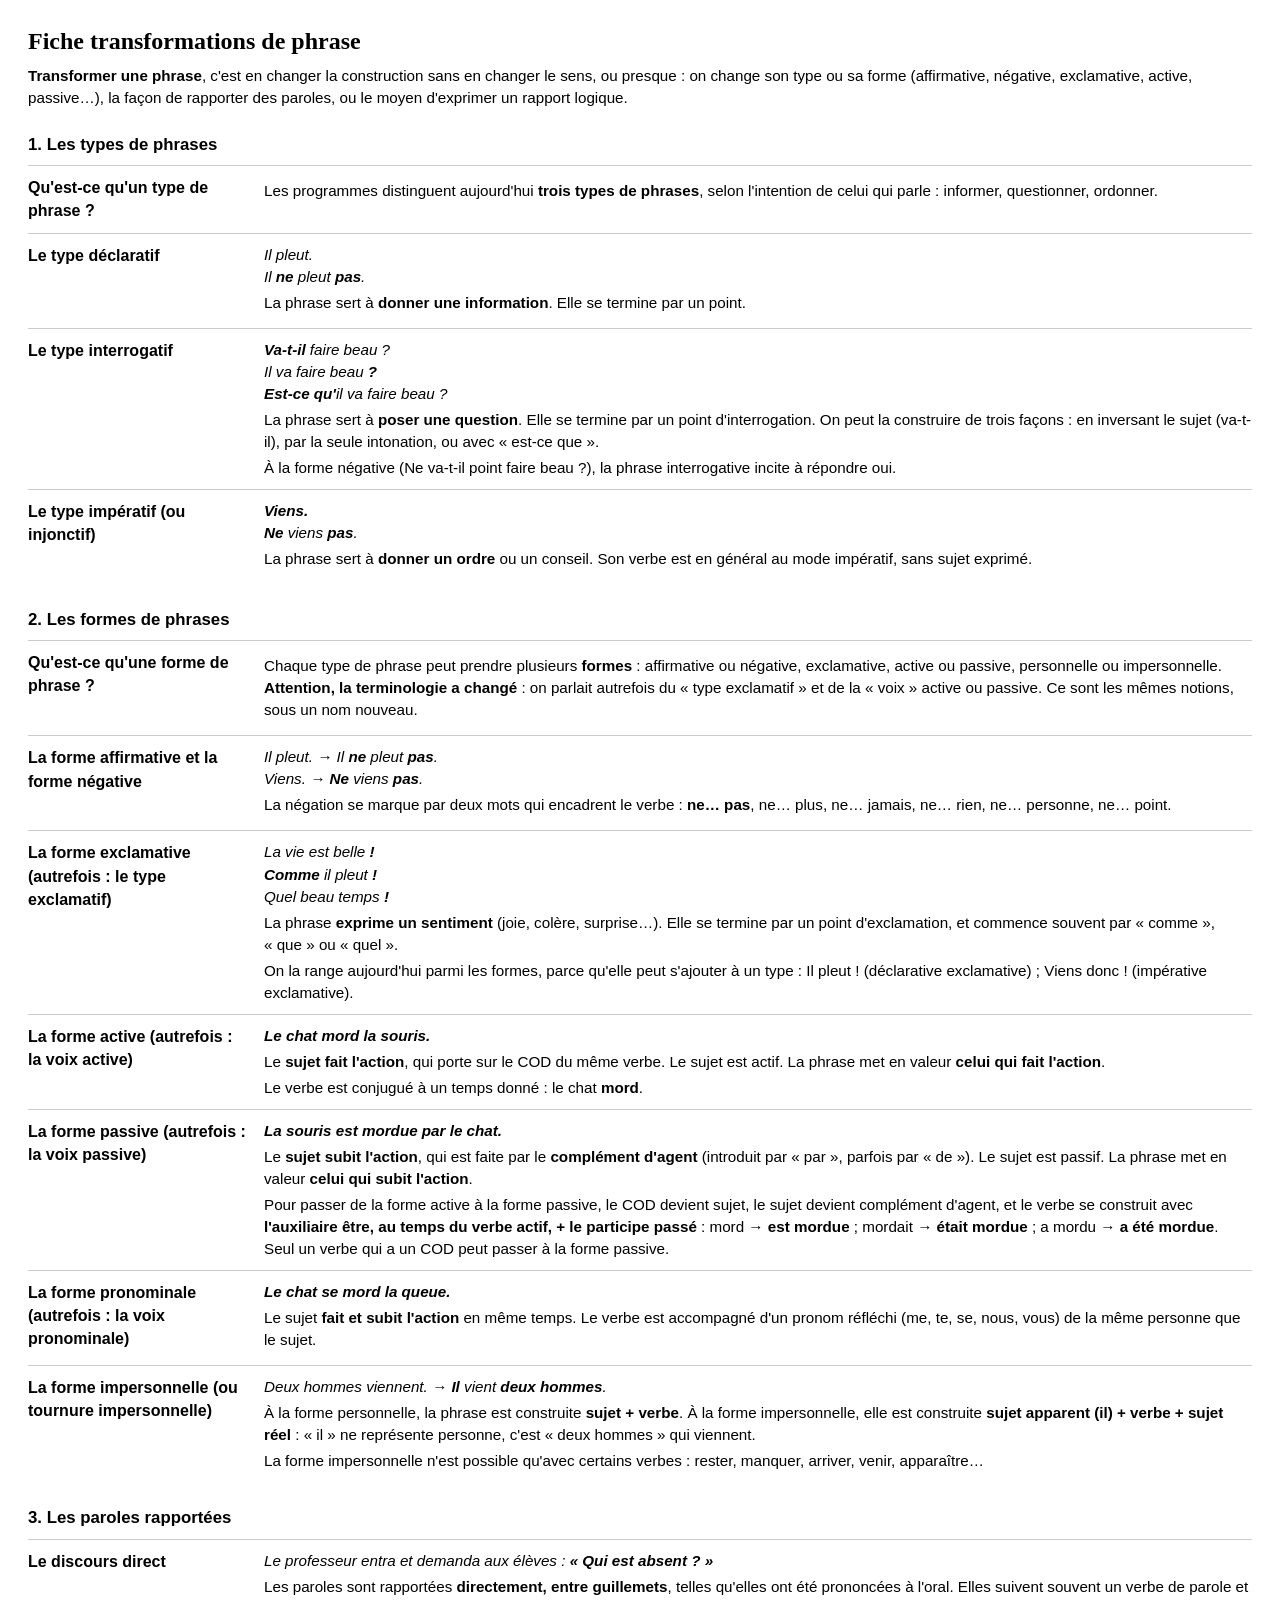
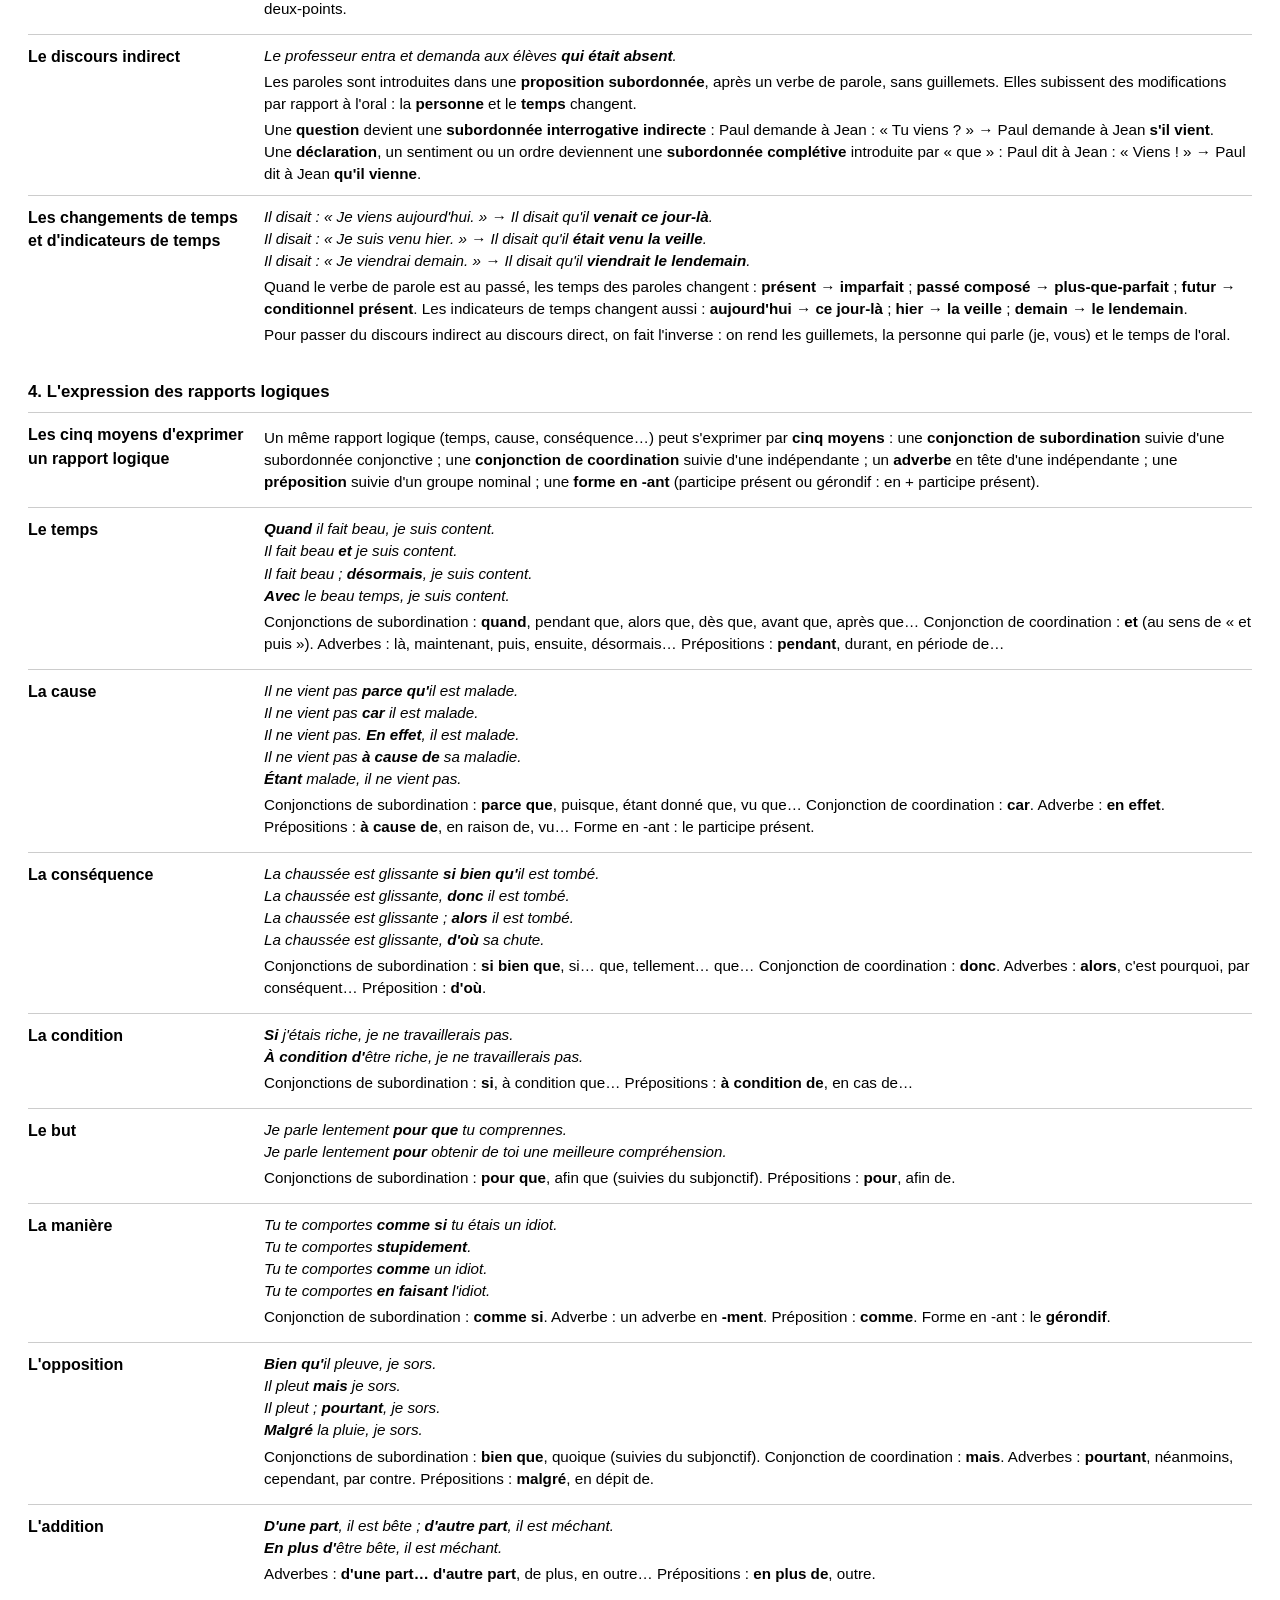
<file: fiche-transformations.html>
<!doctype html>
<html lang="fr">
<head>
<meta charset="UTF-8" />
<meta name="viewport" content="width=device-width, initial-scale=1.0" />
<title>MNEMOGRAM — Fiche transformations de phrase</title>
<!--
  UNE FICHE DE MNEMOGRAM, fabriquée par l'atelier de textes à partir d'un fichier Word.
  Pour la modifier : modifier le Word, puis le redonner à l'atelier (outils\atelier-textes-mnemogram.html).
  Le jeu lit, pour chaque nature ou fonction (data-code), la ligne « explication » : c'est ce qui s'affiche
  sous les boutons et ce que dit la voix.
-->
<style>
  body { margin:0; padding:24px 28px 40px; font-family:Arial,sans-serif; color:#000; background:#fff; line-height:1.45; }
  h1 { font-family:Georgia,serif; font-size:1.5rem; margin:0 0 6px; }
  .intro p { font-size:.95rem; margin:0 0 6px; }
  .intro { margin:0 0 18px; }
  h2 { font-size:1.05rem; margin:24px 0 8px; }
  .nature { display:grid; grid-template-columns:220px 1fr; gap:4px 16px; padding:10px 0; border-top:1px solid #ccc; }
  .nature .nom { grid-row:span 3; margin:0; font-size:1rem; }
  .nature p { margin:0; font-size:.95rem; }
  .nature .exemples { font-style:italic; }
  .nature .exemples.formule { font-style:normal; font-weight:700; }
  @media (max-width:600px) { body { padding:16px; } .nature { grid-template-columns:1fr; } .nature .nom { grid-row:auto; } }
</style>
</head>
<body>
  <h1>Fiche transformations de phrase</h1>
  <div class="intro"><p><strong>Transformer une phrase</strong>, c'est en changer la construction sans en changer le sens, ou presque&nbsp;: on change son type ou sa forme (affirmative, négative, exclamative, active, passive…), la façon de rapporter des paroles, ou le moyen d'exprimer un rapport logique.</p></div>

  <h2>1. Les types de phrases</h2>
    <section class="nature" data-code="TR.types">
      <h3 class="nom">Qu'est-ce qu'un type de phrase&nbsp;?</h3>
      <p class="exemples"></p>
      <p class="explication">Les programmes distinguent aujourd'hui <strong>trois types de phrases</strong>, selon l'intention de celui qui parle&nbsp;: informer, questionner, ordonner.</p>
    </section>
    <section class="nature" data-code="TR.decl">
      <h3 class="nom">Le type déclaratif</h3>
      <p class="exemples">Il pleut.<br>Il <strong>ne</strong> pleut <strong>pas</strong>.</p>
      <p class="explication">La phrase sert à <strong>donner une information</strong>. Elle se termine par un point.</p>
    </section>
    <section class="nature" data-code="TR.interr">
      <h3 class="nom">Le type interrogatif</h3>
      <p class="exemples"><strong>Va-t-il</strong> faire beau&nbsp;?<br>Il va faire beau <strong>?</strong><br><strong>Est-ce qu'</strong>il va faire beau&nbsp;?</p>
      <p class="explication">La phrase sert à <strong>poser une question</strong>. Elle se termine par un point d'interrogation. On peut la construire de trois façons&nbsp;: en inversant le sujet (va-t-il), par la seule intonation, ou avec «&nbsp;est-ce que&nbsp;».</p>
      <p class="remarque">À la forme négative (Ne va-t-il point faire beau&nbsp;?), la phrase interrogative incite à répondre oui.</p>
    </section>
    <section class="nature" data-code="TR.imp">
      <h3 class="nom">Le type impératif (ou injonctif)</h3>
      <p class="exemples"><strong>Viens.</strong><br><strong>Ne</strong> viens <strong>pas</strong>.</p>
      <p class="explication">La phrase sert à <strong>donner un ordre</strong> ou un conseil. Son verbe est en général au mode impératif, sans sujet exprimé.</p>
    </section>

  <h2>2. Les formes de phrases</h2>
    <section class="nature" data-code="TR.formes">
      <h3 class="nom">Qu'est-ce qu'une forme de phrase&nbsp;?</h3>
      <p class="exemples"></p>
      <p class="explication">Chaque type de phrase peut prendre plusieurs <strong>formes</strong>&nbsp;: affirmative ou négative, exclamative, active ou passive, personnelle ou impersonnelle. <strong>Attention, la terminologie a changé</strong>&nbsp;: on parlait autrefois du «&nbsp;type exclamatif&nbsp;» et de la «&nbsp;voix&nbsp;» active ou passive. Ce sont les mêmes notions, sous un nom nouveau.</p>
    </section>
    <section class="nature" data-code="TR.neg">
      <h3 class="nom">La forme affirmative et la forme négative</h3>
      <p class="exemples">Il pleut. → Il <strong>ne</strong> pleut <strong>pas</strong>.<br>Viens. → <strong>Ne</strong> viens <strong>pas</strong>.</p>
      <p class="explication">La négation se marque par deux mots qui encadrent le verbe&nbsp;: <strong>ne… pas</strong>, ne… plus, ne… jamais, ne… rien, ne… personne, ne… point.</p>
    </section>
    <section class="nature" data-code="TR.excl">
      <h3 class="nom">La forme exclamative (autrefois&nbsp;: le type exclamatif)</h3>
      <p class="exemples">La vie est belle <strong>!</strong><br><strong>Comme</strong> il pleut <strong>!</strong><br>Quel beau temps <strong>!</strong></p>
      <p class="explication">La phrase <strong>exprime un sentiment</strong> (joie, colère, surprise…). Elle se termine par un point d'exclamation, et commence souvent par «&nbsp;comme&nbsp;», «&nbsp;que&nbsp;» ou «&nbsp;quel&nbsp;».</p>
      <p class="remarque">On la range aujourd'hui parmi les formes, parce qu'elle peut s'ajouter à un type&nbsp;: Il pleut&nbsp;! (déclarative exclamative)&nbsp;; Viens donc&nbsp;! (impérative exclamative).</p>
    </section>
    <section class="nature" data-code="TR.act">
      <h3 class="nom">La forme active (autrefois&nbsp;: la voix active)</h3>
      <p class="exemples"><strong>Le chat mord la souris.</strong></p>
      <p class="explication">Le <strong>sujet fait l'action</strong>, qui porte sur le COD du même verbe. Le sujet est actif. La phrase met en valeur <strong>celui qui fait l'action</strong>.</p>
      <p class="remarque">Le verbe est conjugué à un temps donné&nbsp;: le chat <strong>mord</strong>.</p>
    </section>
    <section class="nature" data-code="TR.pass">
      <h3 class="nom">La forme passive (autrefois&nbsp;: la voix passive)</h3>
      <p class="exemples"><strong>La souris est mordue par le chat.</strong></p>
      <p class="explication">Le <strong>sujet subit l'action</strong>, qui est faite par le <strong>complément d'agent</strong> (introduit par «&nbsp;par&nbsp;», parfois par «&nbsp;de&nbsp;»). Le sujet est passif. La phrase met en valeur <strong>celui qui subit l'action</strong>.</p>
      <p class="remarque">Pour passer de la forme active à la forme passive, le COD devient sujet, le sujet devient complément d'agent, et le verbe se construit avec <strong>l'auxiliaire être, au temps du verbe actif, + le participe passé</strong>&nbsp;: mord → <strong>est mordue</strong>&nbsp;; mordait → <strong>était mordue</strong>&nbsp;; a mordu → <strong>a été mordue</strong>. Seul un verbe qui a un COD peut passer à la forme passive.</p>
    </section>
    <section class="nature" data-code="TR.pron">
      <h3 class="nom">La forme pronominale (autrefois&nbsp;: la voix pronominale)</h3>
      <p class="exemples"><strong>Le chat se mord la queue.</strong></p>
      <p class="explication">Le sujet <strong>fait et subit l'action</strong> en même temps. Le verbe est accompagné d'un pronom réfléchi (me, te, se, nous, vous) de la même personne que le sujet.</p>
    </section>
    <section class="nature" data-code="TR.impers">
      <h3 class="nom">La forme impersonnelle (ou tournure impersonnelle)</h3>
      <p class="exemples">Deux hommes viennent. → <strong>Il</strong> vient <strong>deux hommes</strong>.</p>
      <p class="explication">À la forme personnelle, la phrase est construite <strong>sujet + verbe</strong>. À la forme impersonnelle, elle est construite <strong>sujet apparent (il) + verbe + sujet réel</strong>&nbsp;: «&nbsp;il&nbsp;» ne représente personne, c'est «&nbsp;deux hommes&nbsp;» qui viennent.</p>
      <p class="remarque">La forme impersonnelle n'est possible qu'avec certains verbes&nbsp;: rester, manquer, arriver, venir, apparaître…</p>
    </section>

  <h2>3. Les paroles rapportées</h2>
    <section class="nature" data-code="TR.dd">
      <h3 class="nom">Le discours direct</h3>
      <p class="exemples">Le professeur entra et demanda aux élèves&nbsp;: <strong>«&nbsp;Qui est absent&nbsp;?&nbsp;»</strong></p>
      <p class="explication">Les paroles sont rapportées <strong>directement, entre guillemets</strong>, telles qu'elles ont été prononcées à l'oral. Elles suivent souvent un verbe de parole et deux-points.</p>
    </section>
    <section class="nature" data-code="TR.di">
      <h3 class="nom">Le discours indirect</h3>
      <p class="exemples">Le professeur entra et demanda aux élèves <strong>qui était absent</strong>.</p>
      <p class="explication">Les paroles sont introduites dans une <strong>proposition subordonnée</strong>, après un verbe de parole, sans guillemets. Elles subissent des modifications par rapport à l'oral&nbsp;: la <strong>personne</strong> et le <strong>temps</strong> changent.</p>
      <p class="remarque">Une <strong>question</strong> devient une <strong>subordonnée interrogative indirecte</strong>&nbsp;: Paul demande à Jean&nbsp;: «&nbsp;Tu viens&nbsp;?&nbsp;» → Paul demande à Jean <strong>s'il vient</strong>.<br>Une <strong>déclaration</strong>, un sentiment ou un ordre deviennent une <strong>subordonnée complétive</strong> introduite par «&nbsp;que&nbsp;»&nbsp;: Paul dit à Jean&nbsp;: «&nbsp;Viens&nbsp;!&nbsp;» → Paul dit à Jean <strong>qu'il vienne</strong>.</p>
    </section>
    <section class="nature" data-code="TR.chgt">
      <h3 class="nom">Les changements de temps et d'indicateurs de temps</h3>
      <p class="exemples">Il disait&nbsp;: «&nbsp;Je viens aujourd'hui.&nbsp;» → Il disait qu'il <strong>venait ce jour-là</strong>.<br>Il disait&nbsp;: «&nbsp;Je suis venu hier.&nbsp;» → Il disait qu'il <strong>était venu la veille</strong>.<br>Il disait&nbsp;: «&nbsp;Je viendrai demain.&nbsp;» → Il disait qu'il <strong>viendrait le lendemain</strong>.</p>
      <p class="explication">Quand le verbe de parole est au passé, les temps des paroles changent&nbsp;: <strong>présent → imparfait</strong>&nbsp;; <strong>passé composé → plus-que-parfait</strong>&nbsp;; <strong>futur → conditionnel présent</strong>. Les indicateurs de temps changent aussi&nbsp;: <strong>aujourd'hui → ce jour-là</strong>&nbsp;; <strong>hier → la veille</strong>&nbsp;; <strong>demain → le lendemain</strong>.</p>
      <p class="remarque">Pour passer du discours indirect au discours direct, on fait l'inverse&nbsp;: on rend les guillemets, la personne qui parle (je, vous) et le temps de l'oral.</p>
    </section>

  <h2>4. L'expression des rapports logiques</h2>
    <section class="nature" data-code="TR.rl.moyens">
      <h3 class="nom">Les cinq moyens d'exprimer un rapport logique</h3>
      <p class="exemples"></p>
      <p class="explication">Un même rapport logique (temps, cause, conséquence…) peut s'exprimer par <strong>cinq moyens</strong>&nbsp;: une <strong>conjonction de subordination</strong> suivie d'une subordonnée conjonctive&nbsp;; une <strong>conjonction de coordination</strong> suivie d'une indépendante&nbsp;; un <strong>adverbe</strong> en tête d'une indépendante&nbsp;; une <strong>préposition</strong> suivie d'un groupe nominal&nbsp;; une <strong>forme en -ant</strong> (participe présent ou gérondif&nbsp;: en + participe présent).</p>
    </section>
    <section class="nature" data-code="TR.rl.temps">
      <h3 class="nom">Le temps</h3>
      <p class="exemples"><strong>Quand</strong> il fait beau, je suis content.<br>Il fait beau <strong>et</strong> je suis content.<br>Il fait beau&nbsp;; <strong>désormais</strong>, je suis content.<br><strong>Avec</strong> le beau temps, je suis content.</p>
      <p class="explication">Conjonctions de subordination&nbsp;: <strong>quand</strong>, pendant que, alors que, dès que, avant que, après que… Conjonction de coordination&nbsp;: <strong>et</strong> (au sens de «&nbsp;et puis&nbsp;»). Adverbes&nbsp;: là, maintenant, puis, ensuite, désormais… Prépositions&nbsp;: <strong>pendant</strong>, durant, en période de…</p>
    </section>
    <section class="nature" data-code="TR.rl.cause">
      <h3 class="nom">La cause</h3>
      <p class="exemples">Il ne vient pas <strong>parce qu'</strong>il est malade.<br>Il ne vient pas <strong>car</strong> il est malade.<br>Il ne vient pas. <strong>En effet</strong>, il est malade.<br>Il ne vient pas <strong>à cause de</strong> sa maladie.<br><strong>Étant</strong> malade, il ne vient pas.</p>
      <p class="explication">Conjonctions de subordination&nbsp;: <strong>parce que</strong>, puisque, étant donné que, vu que… Conjonction de coordination&nbsp;: <strong>car</strong>. Adverbe&nbsp;: <strong>en effet</strong>. Prépositions&nbsp;: <strong>à cause de</strong>, en raison de, vu… Forme en -ant&nbsp;: le participe présent.</p>
    </section>
    <section class="nature" data-code="TR.rl.csq">
      <h3 class="nom">La conséquence</h3>
      <p class="exemples">La chaussée est glissante <strong>si bien qu'</strong>il est tombé.<br>La chaussée est glissante, <strong>donc</strong> il est tombé.<br>La chaussée est glissante&nbsp;; <strong>alors</strong> il est tombé.<br>La chaussée est glissante, <strong>d'où</strong> sa chute.</p>
      <p class="explication">Conjonctions de subordination&nbsp;: <strong>si bien que</strong>, si… que, tellement… que… Conjonction de coordination&nbsp;: <strong>donc</strong>. Adverbes&nbsp;: <strong>alors</strong>, c'est pourquoi, par conséquent… Préposition&nbsp;: <strong>d'où</strong>.</p>
    </section>
    <section class="nature" data-code="TR.rl.cond">
      <h3 class="nom">La condition</h3>
      <p class="exemples"><strong>Si</strong> j'étais riche, je ne travaillerais pas.<br><strong>À condition d'</strong>être riche, je ne travaillerais pas.</p>
      <p class="explication">Conjonctions de subordination&nbsp;: <strong>si</strong>, à condition que… Prépositions&nbsp;: <strong>à condition de</strong>, en cas de…</p>
    </section>
    <section class="nature" data-code="TR.rl.but">
      <h3 class="nom">Le but</h3>
      <p class="exemples">Je parle lentement <strong>pour que</strong> tu comprennes.<br>Je parle lentement <strong>pour</strong> obtenir de toi une meilleure compréhension.</p>
      <p class="explication">Conjonctions de subordination&nbsp;: <strong>pour que</strong>, afin que (suivies du subjonctif). Prépositions&nbsp;: <strong>pour</strong>, afin de.</p>
    </section>
    <section class="nature" data-code="TR.rl.man">
      <h3 class="nom">La manière</h3>
      <p class="exemples">Tu te comportes <strong>comme si</strong> tu étais un idiot.<br>Tu te comportes <strong>stupidement</strong>.<br>Tu te comportes <strong>comme</strong> un idiot.<br>Tu te comportes <strong>en faisant</strong> l'idiot.</p>
      <p class="explication">Conjonction de subordination&nbsp;: <strong>comme si</strong>. Adverbe&nbsp;: un adverbe en <strong>-ment</strong>. Préposition&nbsp;: <strong>comme</strong>. Forme en -ant&nbsp;: le <strong>gérondif</strong>.</p>
    </section>
    <section class="nature" data-code="TR.rl.opp">
      <h3 class="nom">L'opposition</h3>
      <p class="exemples"><strong>Bien qu'</strong>il pleuve, je sors.<br>Il pleut <strong>mais</strong> je sors.<br>Il pleut&nbsp;; <strong>pourtant</strong>, je sors.<br><strong>Malgré</strong> la pluie, je sors.</p>
      <p class="explication">Conjonctions de subordination&nbsp;: <strong>bien que</strong>, quoique (suivies du subjonctif). Conjonction de coordination&nbsp;: <strong>mais</strong>. Adverbes&nbsp;: <strong>pourtant</strong>, néanmoins, cependant, par contre. Prépositions&nbsp;: <strong>malgré</strong>, en dépit de.</p>
    </section>
    <section class="nature" data-code="TR.rl.add">
      <h3 class="nom">L'addition</h3>
      <p class="exemples"><strong>D'une part</strong>, il est bête&nbsp;; <strong>d'autre part</strong>, il est méchant.<br><strong>En plus d'</strong>être bête, il est méchant.</p>
      <p class="explication">Adverbes&nbsp;: <strong>d'une part… d'autre part</strong>, de plus, en outre… Prépositions&nbsp;: <strong>en plus de</strong>, outre.</p>
    </section>

</body>
</html>
</file>
